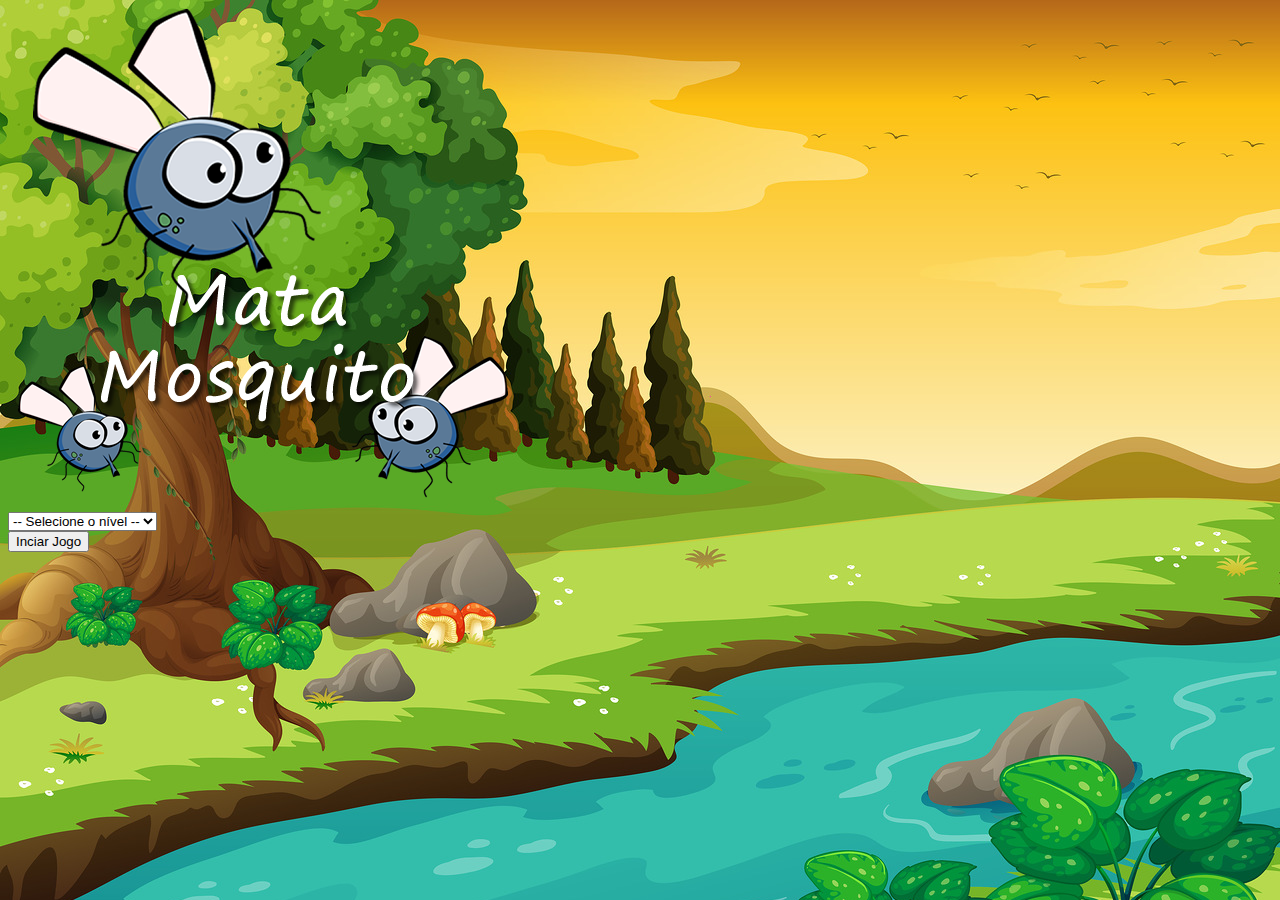
<file: index.html>
<!DOCTYPE html>
<html>
    <head>
        <title></title>
        <meta charset="utf-8">
        <link href="https://cdn.jsdelivr.net/npm/bootstrap@5.0.1/dist/css/bootstrap.min.css" rel="stylesheet" integrity="sha384-+0n0xVW2eSR5OomGNYDnhzAbDsOXxcvSN1TPprVMTNDbiYZCxYbOOl7+AMvyTG2x" crossorigin="anonymous">

        <link rel="stylesheet" href="estilo.css">

        <script>
            function iniciarJogo(){
                var nivel = document.getElementById('nivel').value

                if(nivel === '') {
                    alert('Selecione um nível para iniciar o jogo')
                    return false
                }
                
                window.location.href = "app.html?" + nivel

            }
        </script>
    </head>
    <body>

        <div class="container">
            <div class="row">
                <div class="col">
                    <div class="d-flex justify-content-center">
                        <img src="imagens/game.png">
                    </div>
                </div>
            </div>

            <div class="row">
                <div class="col">
                    <div class="d-flex justify-content-center">
                        <div class="mb-2">
                        <select class="form-control" id="nivel">
                            <option value="">-- Selecione o nível --</option>
                            <option value="normal">Normal</option>
                            <option value="dificil">Difícil</option>
                            <option value="chucknorris">Chuck Norris</option>
                        </select>
                        </div>
                    </div>
                </div>
            </div>

            <div class="row">
                <div class="col">
                    <div class="d-flex justify-content-center">
                        <button type="button" class="btn btn-danger btn-lg" onclick="iniciarJogo()">Inciar Jogo</button>
                    </div>
                </div>
            </div>
        </div>

    </body>
</html>
</file>
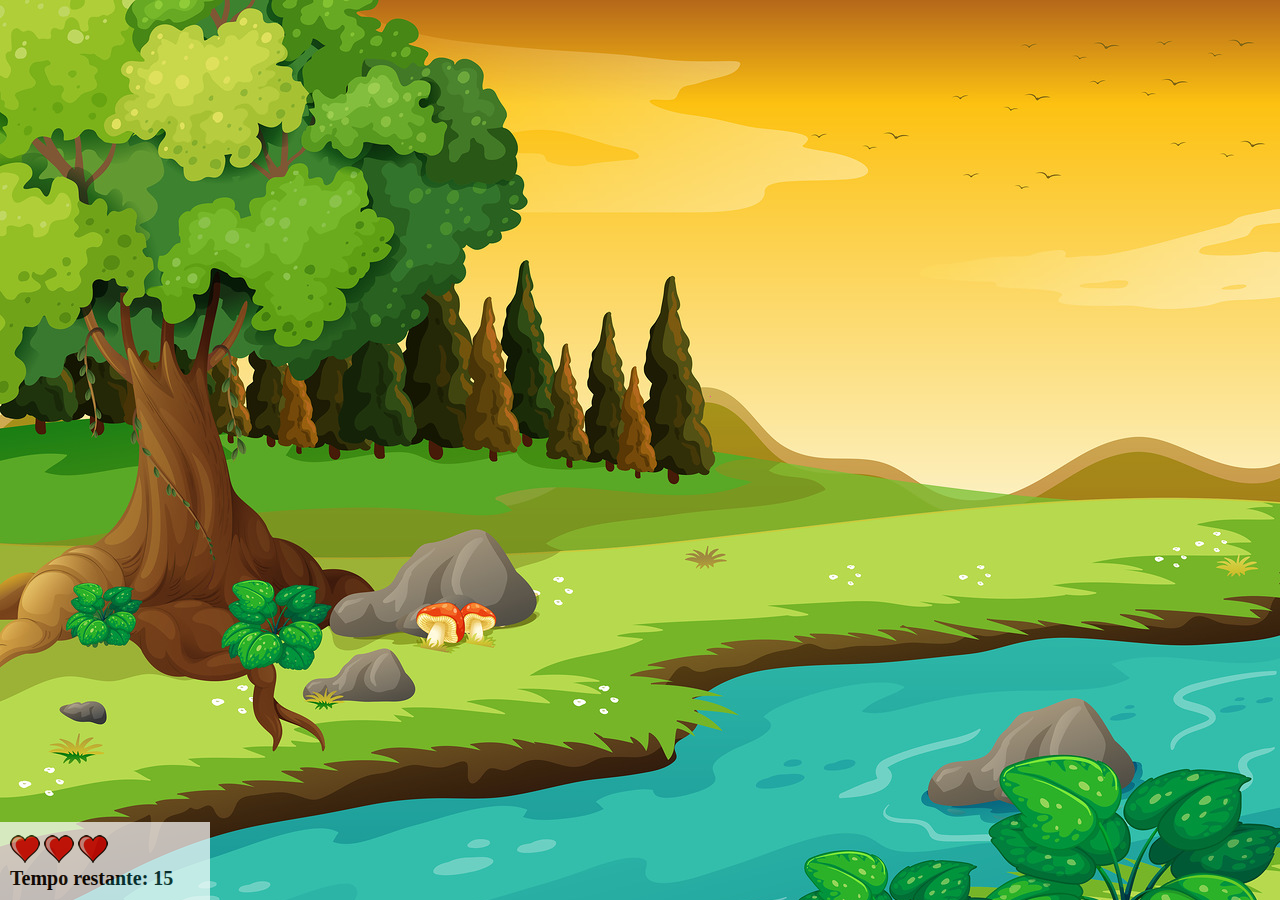
<file: app.html>
<!DOCTYPE html>
<html>
<head>
	<meta charset="utf-8">
	<title></title>

	<link rel="stylesheet" type="text/css" href="estilo.css">
	<script src="jogo.js"></script>
	</head>
	
	<body onresize="ajustaTamanhoPalcoJogo()">

		<div class="painel">
			<div class="vidas">
				<img id="v1" src="imagens/coracao_cheio.png">
				<img id="v2" src="imagens/coracao_cheio.png">
				<img id="v3" src="imagens/coracao_cheio.png">
			</div>
			
			<div class="cronometro">
				Tempo restante: <span id="cronometro"></span>
			</div>
		</div>

		<script>
			document.getElementById('cronometro').innerHTML = tempo

			var criaMosquito = setInterval(function() {
				posicaoRandomica()
			}, criaMosquitoTempo)
		</script>

	</body>
</html>
</file>
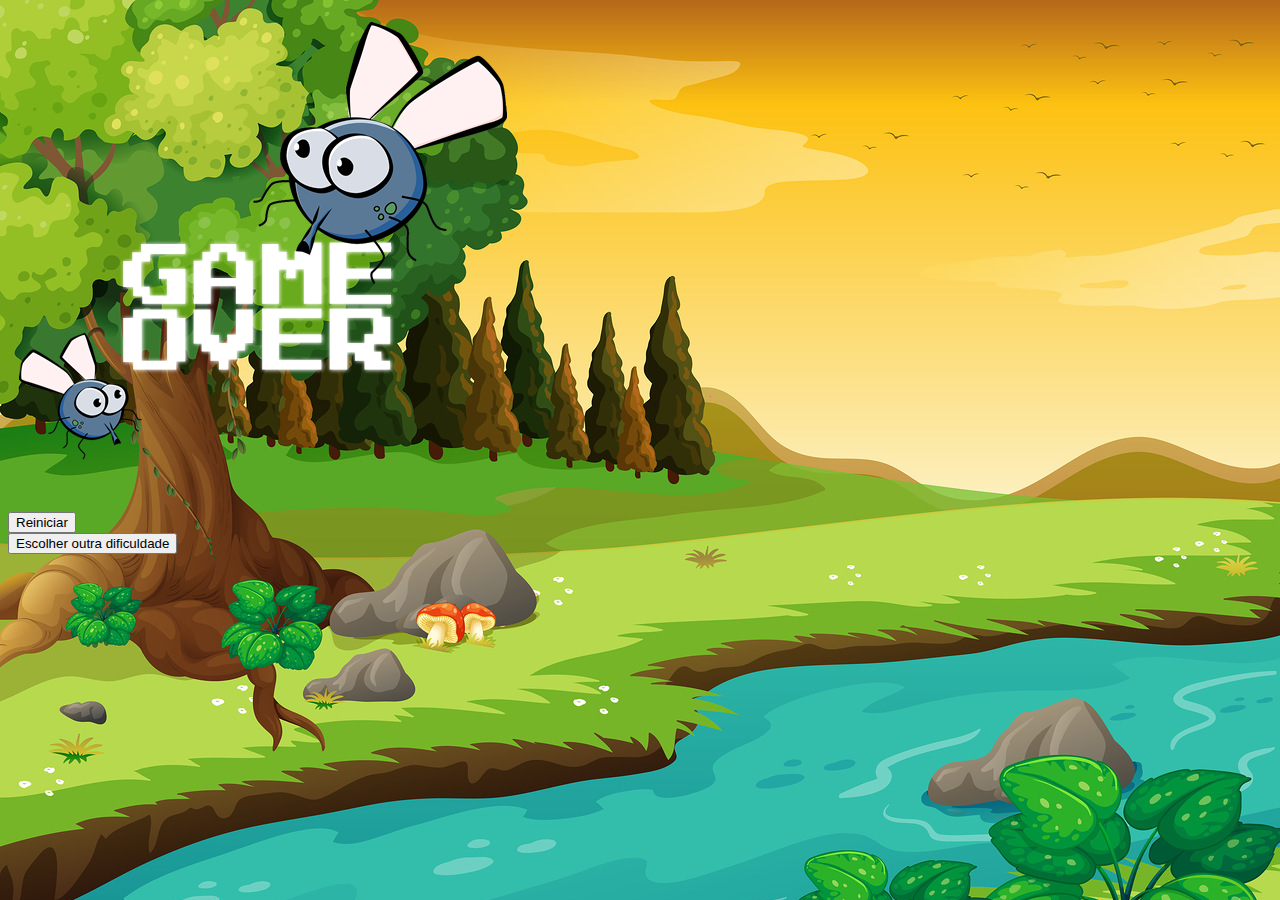
<file: fim_de_jogo.html>
<!DOCTYPE html>
<html>
    <head>
        <title></title>
        <meta charset="utf-8">
        <link href="https://cdn.jsdelivr.net/npm/bootstrap@5.0.1/dist/css/bootstrap.min.css" rel="stylesheet" integrity="sha384-+0n0xVW2eSR5OomGNYDnhzAbDsOXxcvSN1TPprVMTNDbiYZCxYbOOl7+AMvyTG2x" crossorigin="anonymous">

        <link rel="stylesheet" href="estilo.css">
    </head>
    <body>

        <div class="container">
            <div class="row">
                <div class="col">
                    <div class="d-flex justify-content-center">
                        <img src="imagens/game_over.png">
                    </div>
                </div>
            </div>

            <div class="row">
                <div class="col">
                    <div class="d-flex justify-content-center">
                        <button type="button" class="btn btn-dark btn-lg mb-2" onclick="window.location.href = 'app.html' ">Reiniciar</button>
                    </div>
                </div>
            </div>

            <div class="row">
                <div class="col">
                    <div class="d-flex justify-content-center">
                        <button type="button" class="btn btn-danger btn-lg" onclick="window.location.href = 'index.html' ">Escolher outra dificuldade</button>
                    </div>
                </div>
            </div>
        </div>

    </body>
</html>
</file>
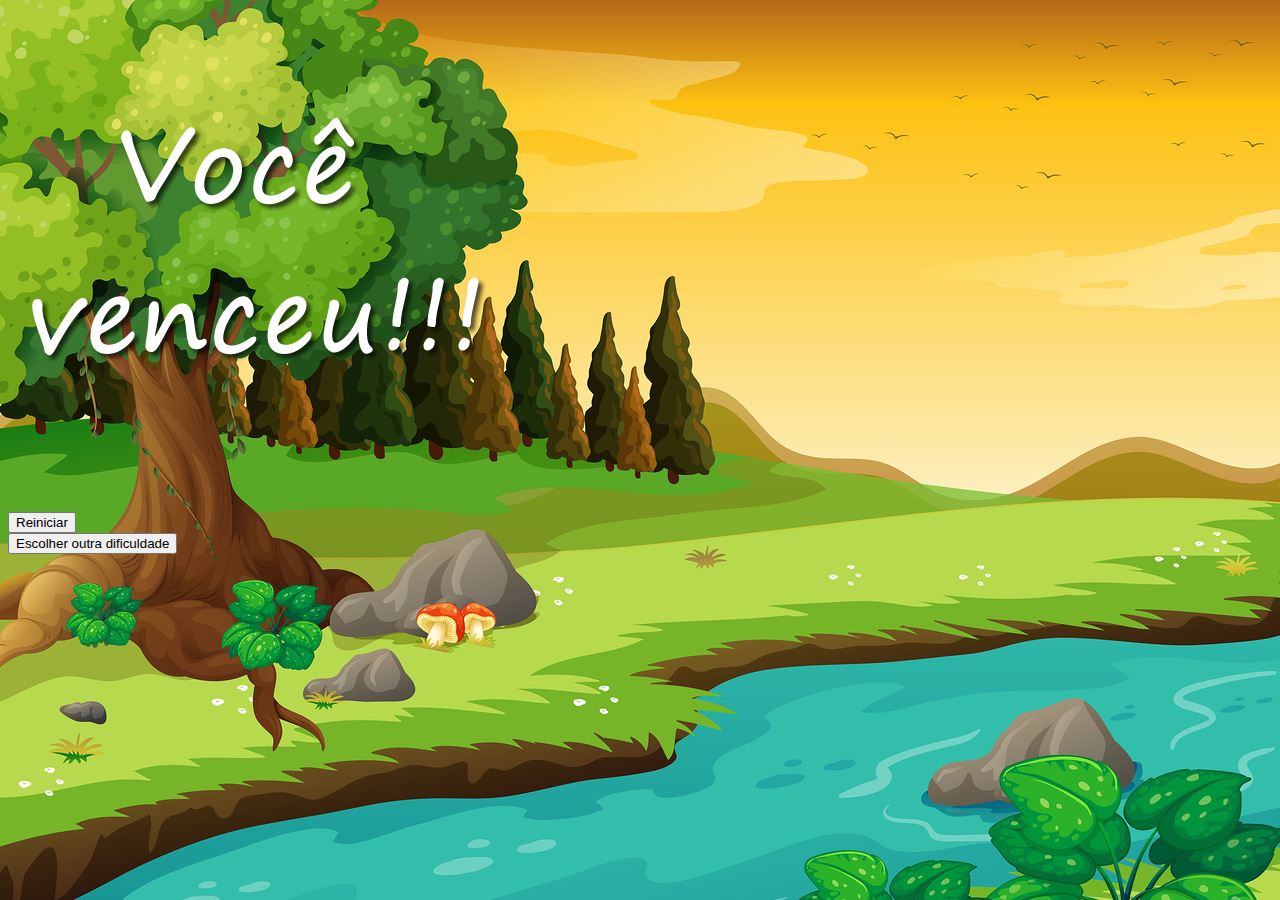
<file: vitoria.html>
<!DOCTYPE html>
<html>
    <head>
        <title></title>
        <meta charset="utf-8">
        <link href="https://cdn.jsdelivr.net/npm/bootstrap@5.0.1/dist/css/bootstrap.min.css" rel="stylesheet" integrity="sha384-+0n0xVW2eSR5OomGNYDnhzAbDsOXxcvSN1TPprVMTNDbiYZCxYbOOl7+AMvyTG2x" crossorigin="anonymous">

        <link rel="stylesheet" href="estilo.css">
    </head>
    <body>

        <div class="container">
            <div class="row">
                <div class="col">
                    <div class="d-flex justify-content-center">
                        <img src="imagens/vitoria.png">
                    </div>
                </div>
            </div>

            <div class="row">
                <div class="col">
                    <div class="d-flex justify-content-center">
                        <button type="button" class="btn btn-dark btn-lg mb-2" onclick="window.location.href = 'app.html' ">Reiniciar</button>
                    </div>
                </div>
            </div>

            <div class="row">
                <div class="col">
                    <div class="d-flex justify-content-center">
                        <button type="button" class="btn btn-danger btn-lg" onclick="window.location.href = 'index.html' ">Escolher outra dificuldade</button>
                    </div>
                </div>
            </div>
        </div>

    </body>
</html>
</file>
<file: estilo.css>
html {
	cursor: url(imagens/mata_mosquito.png) 30 30, auto;
}

body {
	background-image: url(imagens/bg.jpg);
	background-repeat: no-repeat;
	background-size: cover;
}

.mosquito1 {
	width: 50px;
	height: 50px;
}

.mosquito2 {
	width: 70px;
	height: 70px;
}

.mosquito3 {
	width: 90px;
	height: 90px;
}

.ladoA {
	transform: scaleX(1);
}

.ladoB {
	transform: scaleX(-1);
}

.painel {
	position: absolute;
	width: 190px;
	padding: 10px;
	left: 0px;
	bottom: 0px;
	border-top: solid #fff;
	background-color: #fff;
	opacity: 0.7;
}

.vidas {
	float: left;
}

.cronometro {
	float: left;
	font-size: 20px;
	font-weight: bold;
}
</file>
